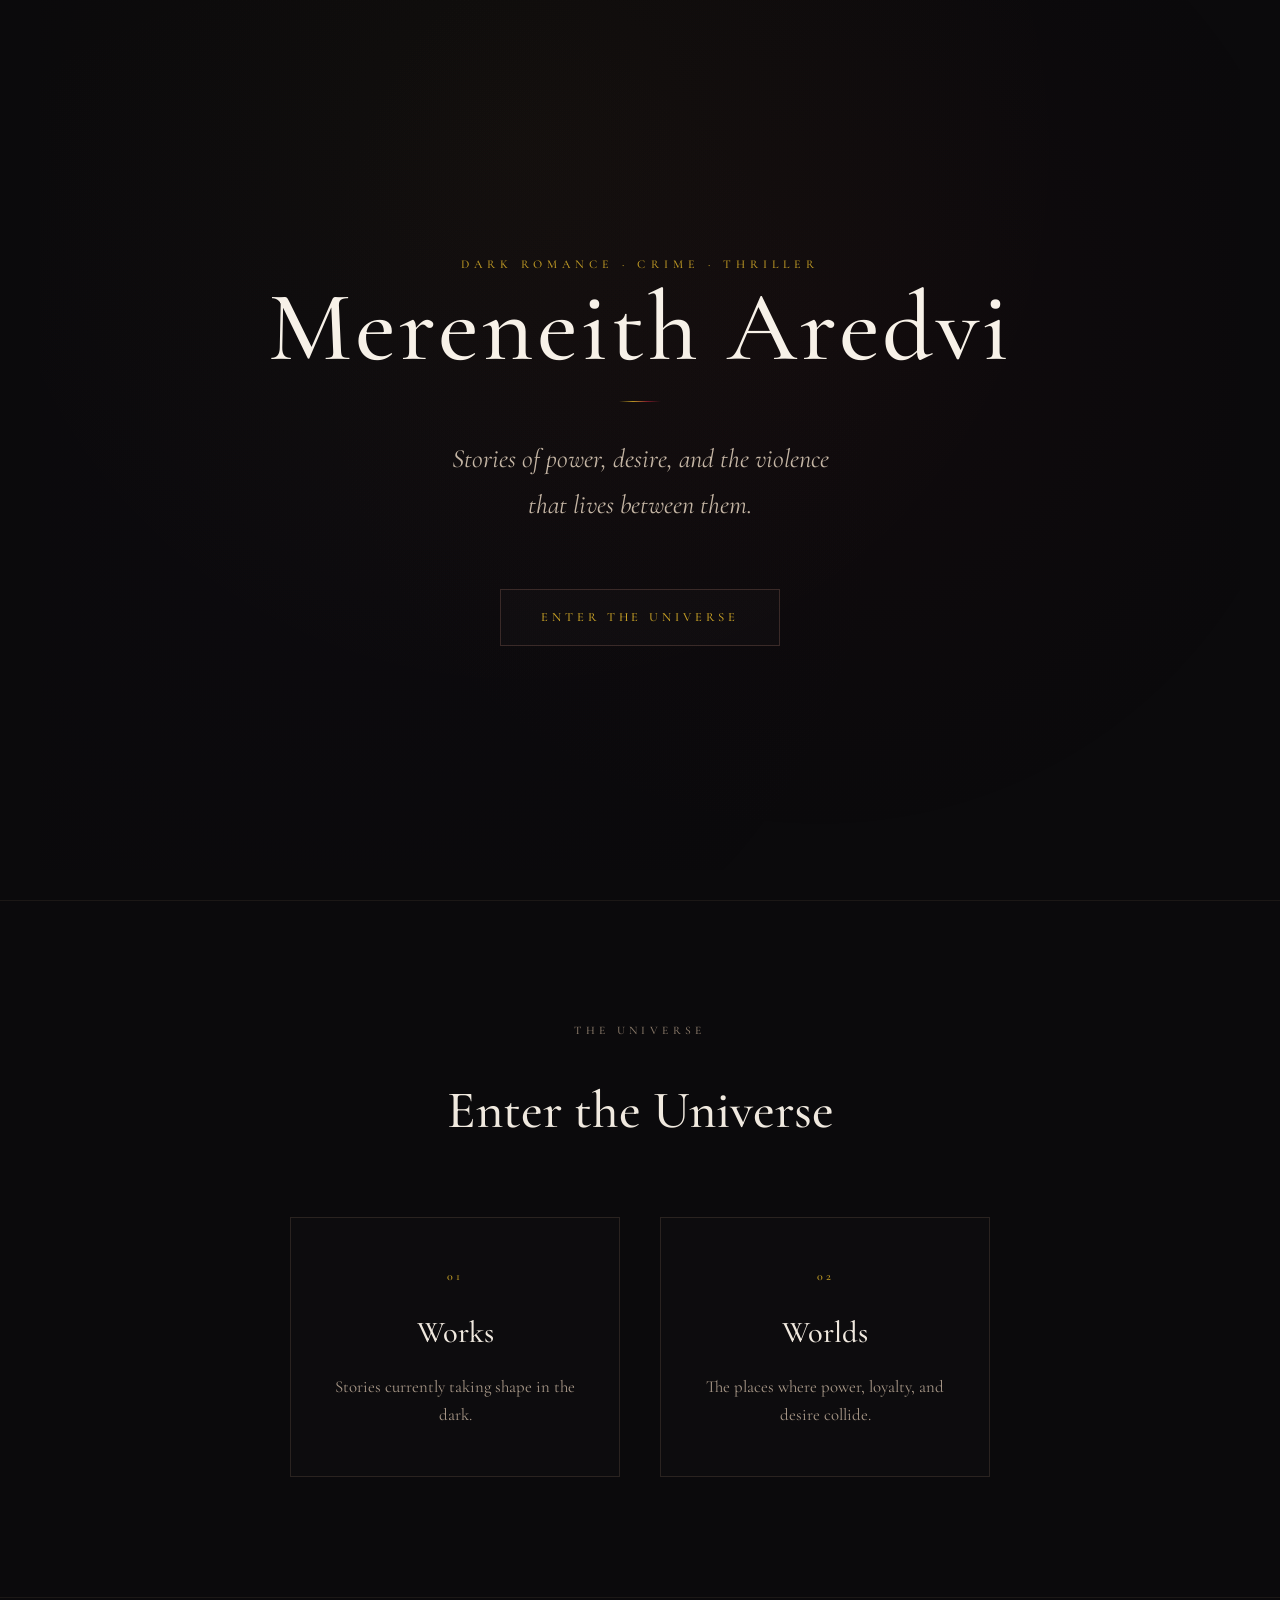
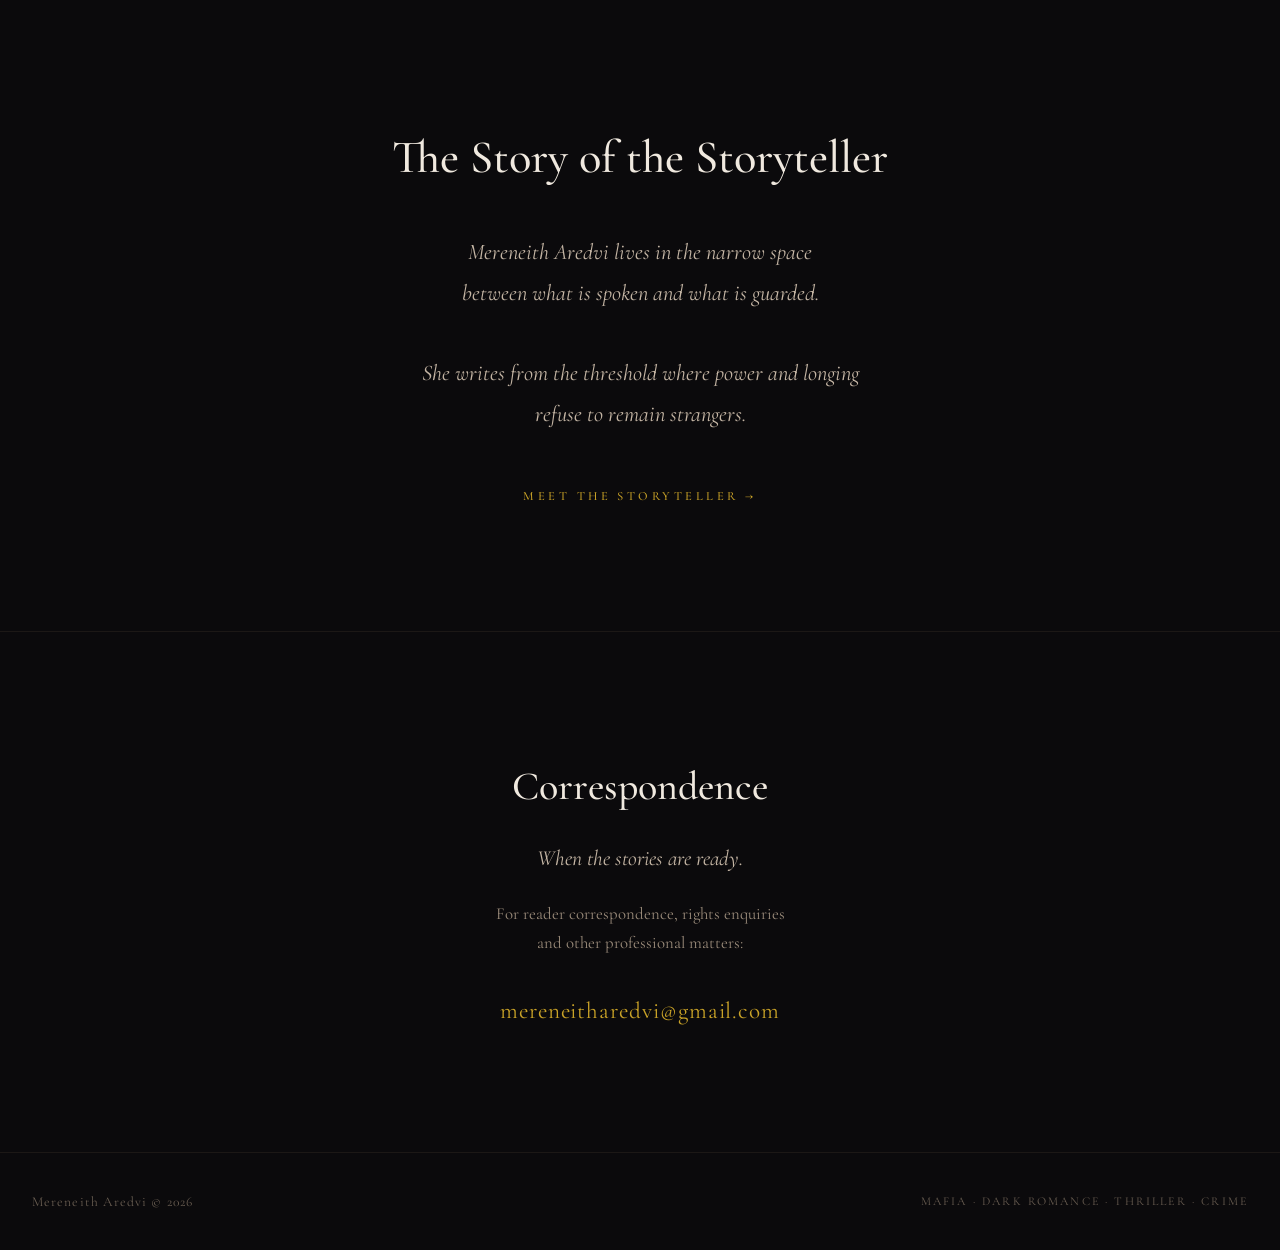
<file: index.html>
<!DOCTYPE html>
<html lang="en">
<head>
    <meta charset="UTF-8">
    <meta name="viewport" content="width=device-width, initial-scale=1.0">
    <title>Mereneith Aredvi</title>
    <link rel="preconnect" href="https://fonts.googleapis.com">
    <link rel="preconnect" href="https://fonts.gstatic.com" crossorigin>
    <link href="https://fonts.googleapis.com/css2?family=Cormorant+Garamond:ital,wght@0,400;0,500;0,600;1,400;1,500&display=swap" rel="stylesheet">
    <link rel="stylesheet" href="style.css">
</head>
<body class="index-page">

    <!-- HERO -->
    <section class="hero">
        <p class="label">Dark Romance · Crime · Thriller</p>
        <h1>Mereneith Aredvi</h1>
        <div class="divider"></div>
        <p class="tagline">
            Stories of power, desire, and the violence<br>that lives between them.
        </p>
        <a href="#universe" class="enter-btn">Enter the Universe</a>
    </section>

    <!-- UNIVERSE -->
    <section class="universe" id="universe">
        <p class="section-label">The Universe</p>
        <h2>Enter the Universe</h2>

        <div class="universe-grid">
            <a href="works.html" class="universe-card">
                <span class="number">01</span>
                <h3>Works</h3>
                <p>Stories currently taking shape in the dark.</p>
            </a>

            <a href="worlds.html" class="universe-card">
                <span class="number">02</span>
                <h3>Worlds</h3>
                <p>The places where power, loyalty, and desire collide.</p>
            </a>
        </div>
    </section>

    <!-- STORYTELLER -->
    <section class="storyteller">
        <h2>The Story of the Storyteller</h2>
        <p>
            Mereneith Aredvi lives in the narrow space<br>
            between what is spoken and what is guarded.<br><br>
            She writes from the threshold where power and longing<br>
            refuse to remain strangers.
        </p>
        <a href="about.html" class="storyteller-link">Meet The Storyteller →</a>
    </section>

    <!-- CORRESPONDENCE -->
    <section class="correspondence">
        <h2>Correspondence</h2>
        <p class="sub">When the stories are ready.</p>
        <p class="desc">For reader correspondence, rights enquiries<br>and other professional matters:</p>
        <a href="mailto:mereneitharedvi@gmail.com" class="email">mereneitharedvi@gmail.com</a>
    </section>

    <!-- FOOTER -->
    <footer>
        <div>Mereneith Aredvi © 2026</div>
        <div class="genres">Mafia · Dark Romance · Thriller · Crime</div>
    </footer>

</body>
</html>
</file>
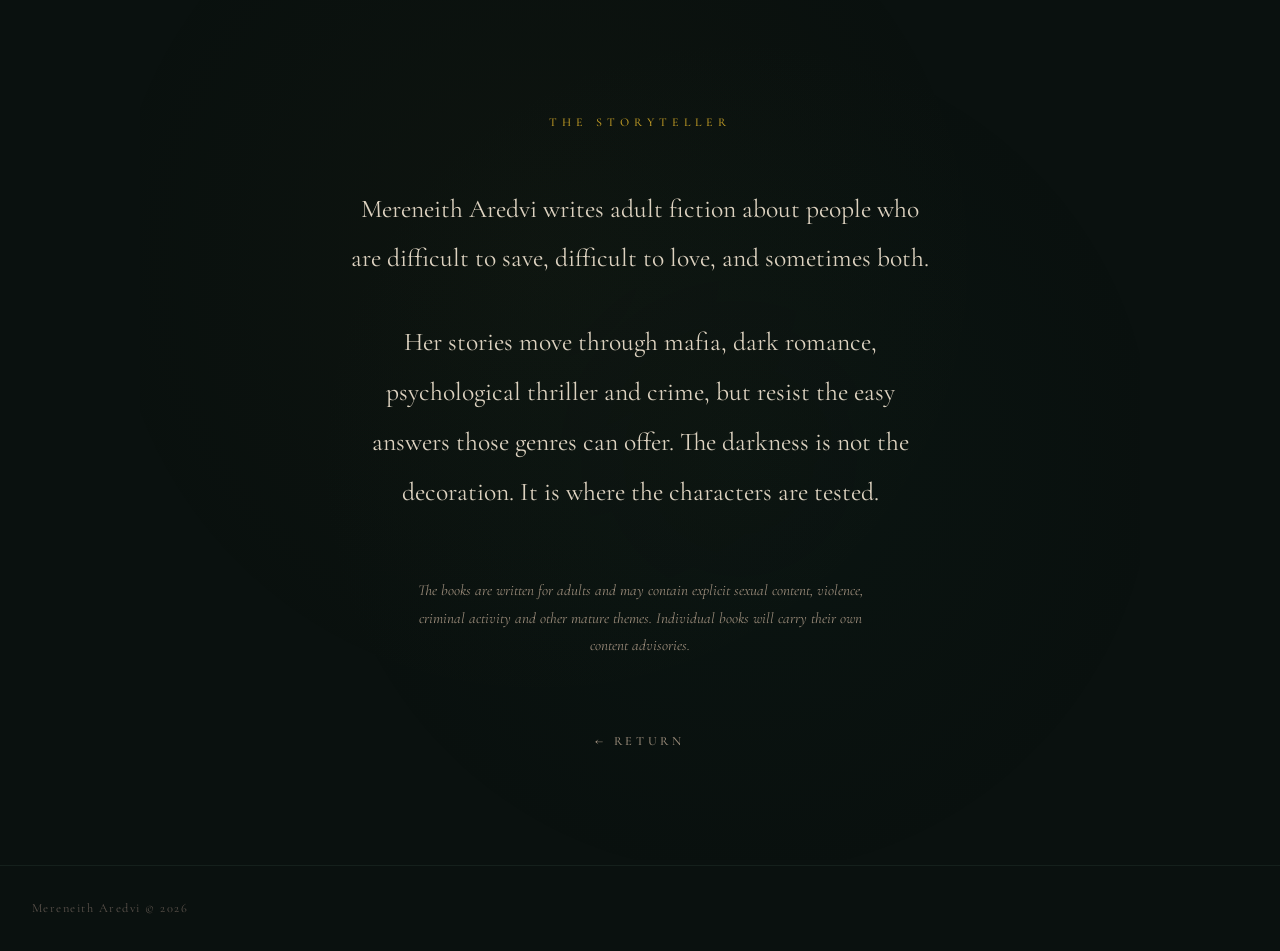
<file: about.html>
<!DOCTYPE html>
<html lang="en">
<head>
    <meta charset="UTF-8">
    <meta name="viewport" content="width=device-width, initial-scale=1.0">
    <title>The Storyteller — Mereneith Aredvi</title>
    <link rel="preconnect" href="https://fonts.googleapis.com">
    <link rel="preconnect" href="https://fonts.gstatic.com" crossorigin>
    <link href="https://fonts.googleapis.com/css2?family=Cormorant+Garamond:ital,wght@0,400;0,500;0,600;1,400;1,500&display=swap" rel="stylesheet">
    <link rel="stylesheet" href="style.css">
</head>
<body class="about-page">

    <div class="about-content">
        <p class="label">The Storyteller</p>

        <div class="about-text">
            <p>Mereneith Aredvi writes adult fiction about people who are difficult to save, difficult to love, and sometimes both.</p>
            
            <p>Her stories move through mafia, dark romance, psychological thriller and crime, but resist the easy answers those genres can offer. The darkness is not the decoration. It is where the characters are tested.</p>
        </div>

        <p class="about-note">
            The books are written for adults and may contain explicit sexual content, violence, criminal activity and other mature themes. Individual books will carry their own content advisories.
        </p>

        <a href="index.html" class="back-link">← Return</a>
    </div>

    <footer class="about-footer">
        Mereneith Aredvi © 2026
    </footer>

</body>
</html>
</file>
<file: style.css>
/* ===== RESET & BASE ===== */
* {
    margin: 0;
    padding: 0;
    box-sizing: border-box;
}

body {
    background-color: #0b0a0c;
    color: #e6ddd2;
    font-family: 'Cormorant Garamond', serif;
    line-height: 1.7;
    position: relative;
    overflow-x: hidden;
    min-height: 100vh;
}

/* subtle background glow - index style */
body.index-page::before {
    content: "";
    position: fixed;
    top: 30%;
    left: 50%;
    width: 1200px;
    height: 1200px;
    background: 
        radial-gradient(circle at 40% 40%, rgba(201, 162, 39, 0.035) 0%, transparent 55%),
        radial-gradient(circle at 65% 55%, rgba(110, 25, 35, 0.06) 0%, transparent 50%),
        radial-gradient(circle at 25% 70%, rgba(55, 30, 75, 0.04) 0%, transparent 45%);
    transform: translate(-50%, -50%);
    pointer-events: none;
    z-index: 0;
}

/* phthalo green glow - about page */
body.about-page {
    background-color: #0a110f;
}

body.about-page::before {
    content: "";
    position: fixed;
    top: 40%;
    left: 50%;
    width: 1000px;
    height: 1000px;
    background: 
        radial-gradient(circle at 40% 40%, rgba(201, 162, 39, 0.025) 0%, transparent 55%),
        radial-gradient(circle at 60% 60%, rgba(20, 60, 45, 0.08) 0%, transparent 50%);
    transform: translate(-50%, -50%);
    pointer-events: none;
    z-index: 0;
}

/* ===== TYPOGRAPHY ===== */
.label {
    font-size: 0.75rem;
    letter-spacing: 0.42em;
    text-transform: uppercase;
    color: #c9a227;
    font-weight: 500;
    opacity: 0.95;
}

/* ===== HERO ===== */
.hero {
    min-height: 100vh;
    display: flex;
    flex-direction: column;
    justify-content: center;
    align-items: center;
    text-align: center;
    padding: 4rem 1.5rem;
    position: relative;
    z-index: 1;
}

.hero h1 {
    font-size: clamp(3.6rem, 10vw, 6.2rem);
    font-weight: 500;
    color: #f7f1e8;
    letter-spacing: 0.03em;
    margin-bottom: 1.4rem;
    line-height: 1.05;
}

.divider {
    width: 42px;
    height: 1px;
    background: linear-gradient(90deg, transparent, #c9a227, #8b1e2d, transparent);
    margin: 0 auto 2.1rem;
    opacity: 0.9;
}

.tagline {
    font-size: clamp(1.3rem, 3.1vw, 1.65rem);
    font-style: italic;
    font-weight: 400;
    color: #c4b5a4;
    max-width: 540px;
    margin: 0 auto 3.8rem;
    line-height: 1.75;
}

.enter-btn {
    display: inline-block;
    font-size: 0.78rem;
    letter-spacing: 0.32em;
    text-transform: uppercase;
    color: #c9a227;
    border: 1px solid #3a2a28;
    padding: 1.05rem 2.5rem;
    text-decoration: none;
    transition: all 0.35s ease;
    background: rgba(255, 255, 255, 0.015);
    font-weight: 500;
}

.enter-btn:hover {
    background: rgba(201, 162, 39, 0.08);
    border-color: #c9a227;
}

/* ===== UNIVERSE ===== */
.universe {
    padding: 7.5rem 1.5rem;
    text-align: center;
    position: relative;
    z-index: 1;
    border-top: 1px solid #1c1816;
}

.section-label {
    font-size: 0.72rem;
    letter-spacing: 0.38em;
    text-transform: uppercase;
    color: #8a7a6a;
    margin-bottom: 1.6rem;
    font-weight: 500;
}

.universe h2 {
    font-size: clamp(2.3rem, 5vw, 3.3rem);
    font-weight: 500;
    color: #f0e9df;
    margin-bottom: 3.8rem;
}

.universe-grid {
    display: flex;
    justify-content: center;
    gap: 2.5rem;
    flex-wrap: wrap;
    max-width: 820px;
    margin: 0 auto;
}

.universe-card {
    flex: 1;
    min-width: 250px;
    max-width: 330px;
    padding: 3rem 2.2rem;
    border: 1px solid #2a2320;
    background: rgba(255, 255, 255, 0.012);
    transition: all 0.35s ease;
    text-decoration: none;
    color: inherit;
}

.universe-card:hover {
    border-color: #c9a227;
    background: rgba(201, 162, 39, 0.03);
}

.universe-card .number {
    font-size: 0.75rem;
    letter-spacing: 0.25em;
    color: #c9a227;
    margin-bottom: 1.3rem;
    display: block;
    font-weight: 500;
}

.universe-card h3 {
    font-size: 1.9rem;
    font-weight: 500;
    color: #f0e9df;
    margin-bottom: 0.9rem;
}

.universe-card p {
    font-size: 1.05rem;
    color: #a89888;
    line-height: 1.65;
}

/* ===== STORYTELLER (index section) ===== */
.storyteller {
    padding: 7.5rem 1.5rem;
    text-align: center;
    position: relative;
    z-index: 1;
    border-top: 1px solid #1c1816;
}

.storyteller h2 {
    font-size: clamp(2.1rem, 4.5vw, 2.9rem);
    font-weight: 500;
    color: #f0e9df;
    margin-bottom: 2.2rem;
}

.storyteller p {
    font-size: 1.4rem;
    font-style: italic;
    color: #c4b5a4;
    max-width: 540px;
    margin: 0 auto 3rem;
    line-height: 1.8;
}

.storyteller-link {
    display: inline-block;
    font-size: 0.78rem;
    letter-spacing: 0.28em;
    text-transform: uppercase;
    color: #c9a227;
    text-decoration: none;
    border-bottom: 1px solid transparent;
    padding-bottom: 3px;
    transition: border-color 0.3s ease;
    font-weight: 500;
}

.storyteller-link:hover {
    border-color: #c9a227;
}

/* ===== CORRESPONDENCE ===== */
.correspondence {
    padding: 7.5rem 1.5rem;
    text-align: center;
    position: relative;
    z-index: 1;
    border-top: 1px solid #1c1816;
}

.correspondence h2 {
    font-size: clamp(2rem, 4vw, 2.5rem);
    font-weight: 500;
    color: #f0e9df;
    margin-bottom: 1.2rem;
}

.correspondence .sub {
    font-size: 1.35rem;
    font-style: italic;
    color: #c4b5a4;
    margin-bottom: 1.5rem;
}

.correspondence .desc {
    font-size: 1.05rem;
    color: #9a8b7a;
    max-width: 420px;
    margin: 0 auto 2.2rem;
    line-height: 1.7;
}

.email {
    font-size: 1.45rem;
    color: #c9a227;
    text-decoration: none;
    letter-spacing: 0.04em;
    transition: opacity 0.3s ease;
}

.email:hover {
    opacity: 0.75;
}

/* ===== FOOTER ===== */
footer {
    padding: 2.3rem 2rem;
    display: flex;
    justify-content: space-between;
    align-items: center;
    border-top: 1px solid #1c1816;
    position: relative;
    z-index: 1;
    font-size: 0.85rem;
    letter-spacing: 0.08em;
    color: #6a5e52;
}

footer .genres {
    letter-spacing: 0.18em;
    text-transform: uppercase;
    font-size: 0.75rem;
}

/* ===== ABOUT PAGE ===== */
.about-content {
    flex: 1;
    display: flex;
    flex-direction: column;
    justify-content: center;
    align-items: center;
    padding: 7rem 1.8rem;
    position: relative;
    z-index: 1;
    text-align: center;
    max-width: 640px;
    margin: 0 auto;
    animation: pageEnter 1.15s ease-out forwards;
}

.about-content .label {
    margin-bottom: 3.2rem;
}

.about-text {
    font-size: clamp(1.32rem, 3.2vw, 1.6rem);
    font-weight: 400;
    color: #ddd2c0;
    line-height: 1.95;
    margin-bottom: 3.8rem;
}

.about-text p {
    margin-bottom: 2.1rem;
}

.about-text p:last-child {
    margin-bottom: 0;
}

.about-note {
    font-size: 0.95rem;
    font-style: italic;
    color: #9a8b7a;
    max-width: 460px;
    line-height: 1.8;
    margin-bottom: 4.5rem;
}

.back-link {
    font-size: 0.78rem;
    letter-spacing: 0.3em;
    text-transform: uppercase;
    color: #9a8b7a;
    text-decoration: none;
    transition: color 0.3s ease;
    font-weight: 500;
}

.back-link:hover {
    color: #c9a227;
}

.about-footer {
    padding: 2rem;
    text-align: center;
    font-size: 0.78rem;
    letter-spacing: 0.12em;
    color: #5c534c;
    position: relative;
    z-index: 1;
    border-top: 1px solid #15201c;
}

/* ===== ANIMATION ===== */
@keyframes pageEnter {
    from {
        opacity: 0;
        transform: translateY(18px);
    }
    to {
        opacity: 1;
        transform: translateY(0);
    }
}

/* ===== RESPONSIVE ===== */
@media (max-width: 700px) {
    footer {
        flex-direction: column;
        gap: 1rem;
        text-align: center;
    }

    .universe-grid {
        flex-direction: column;
        align-items: center;
    }
}
</file>
